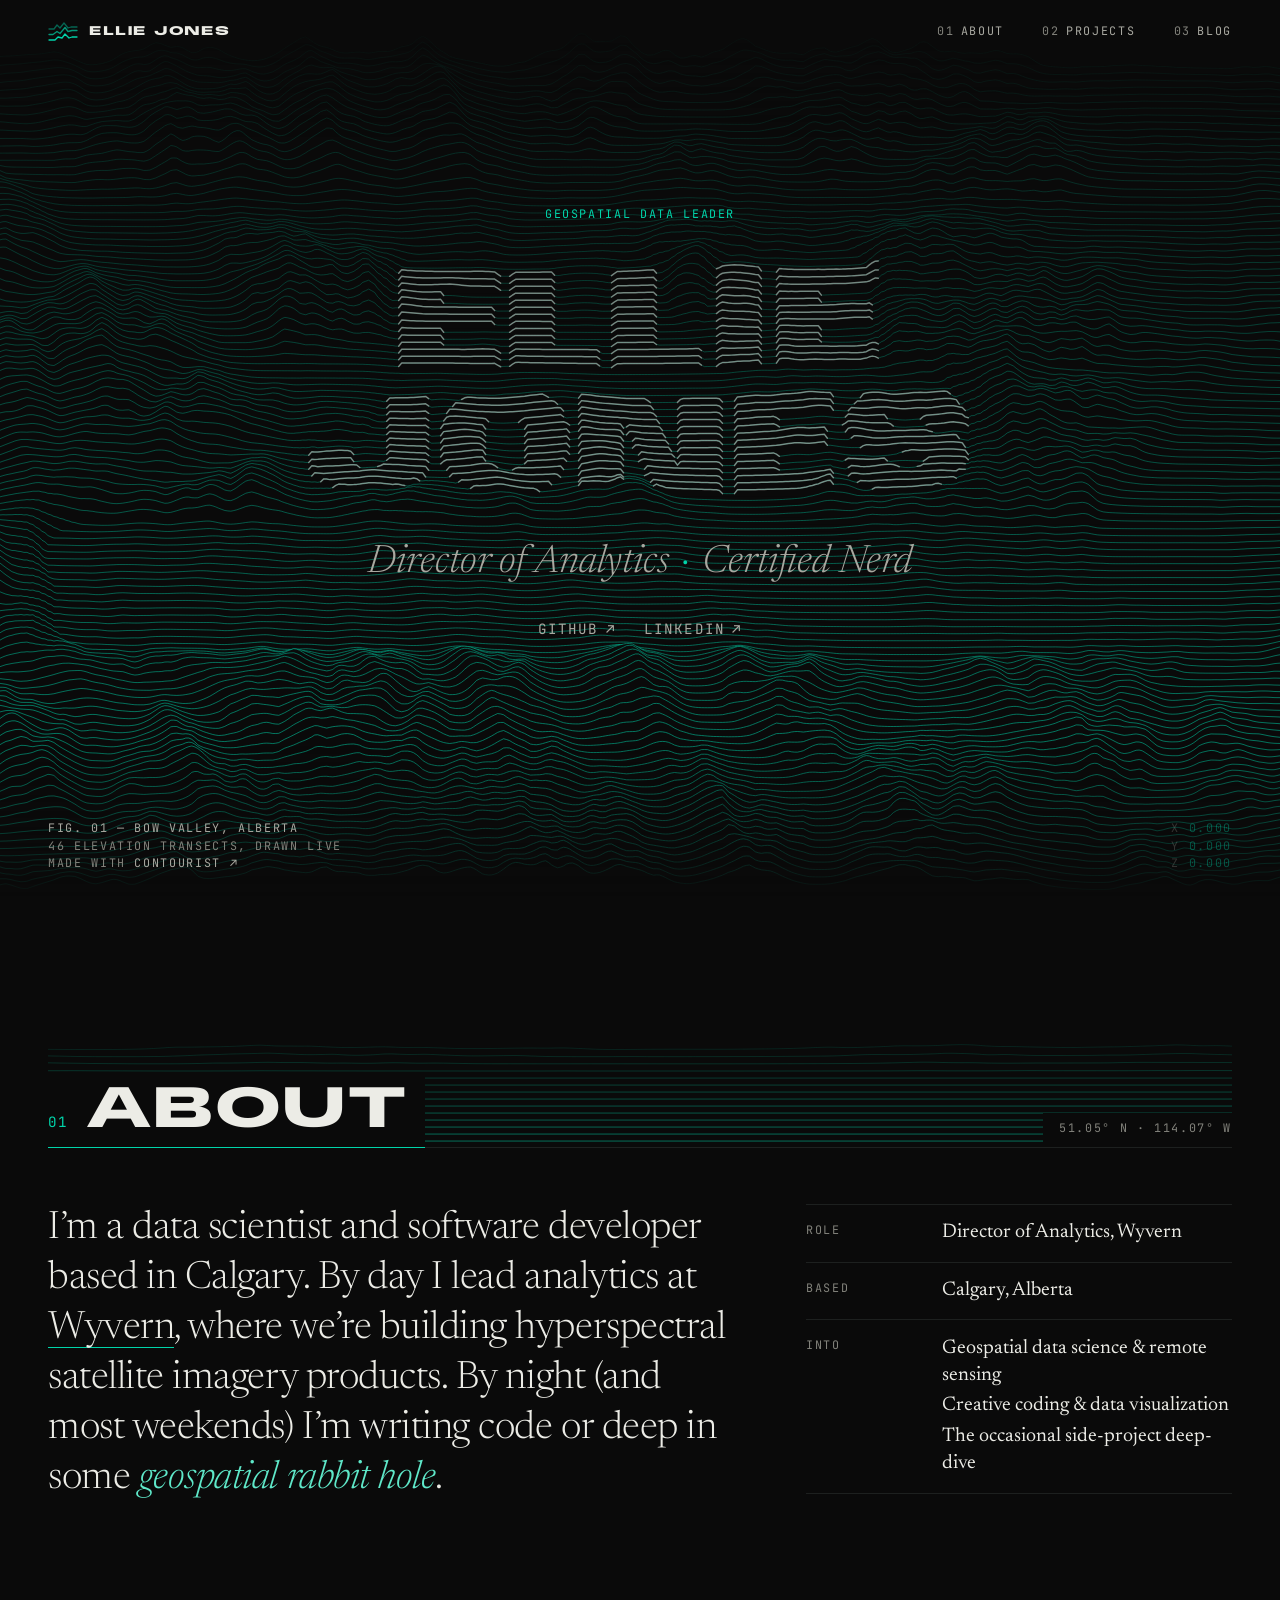
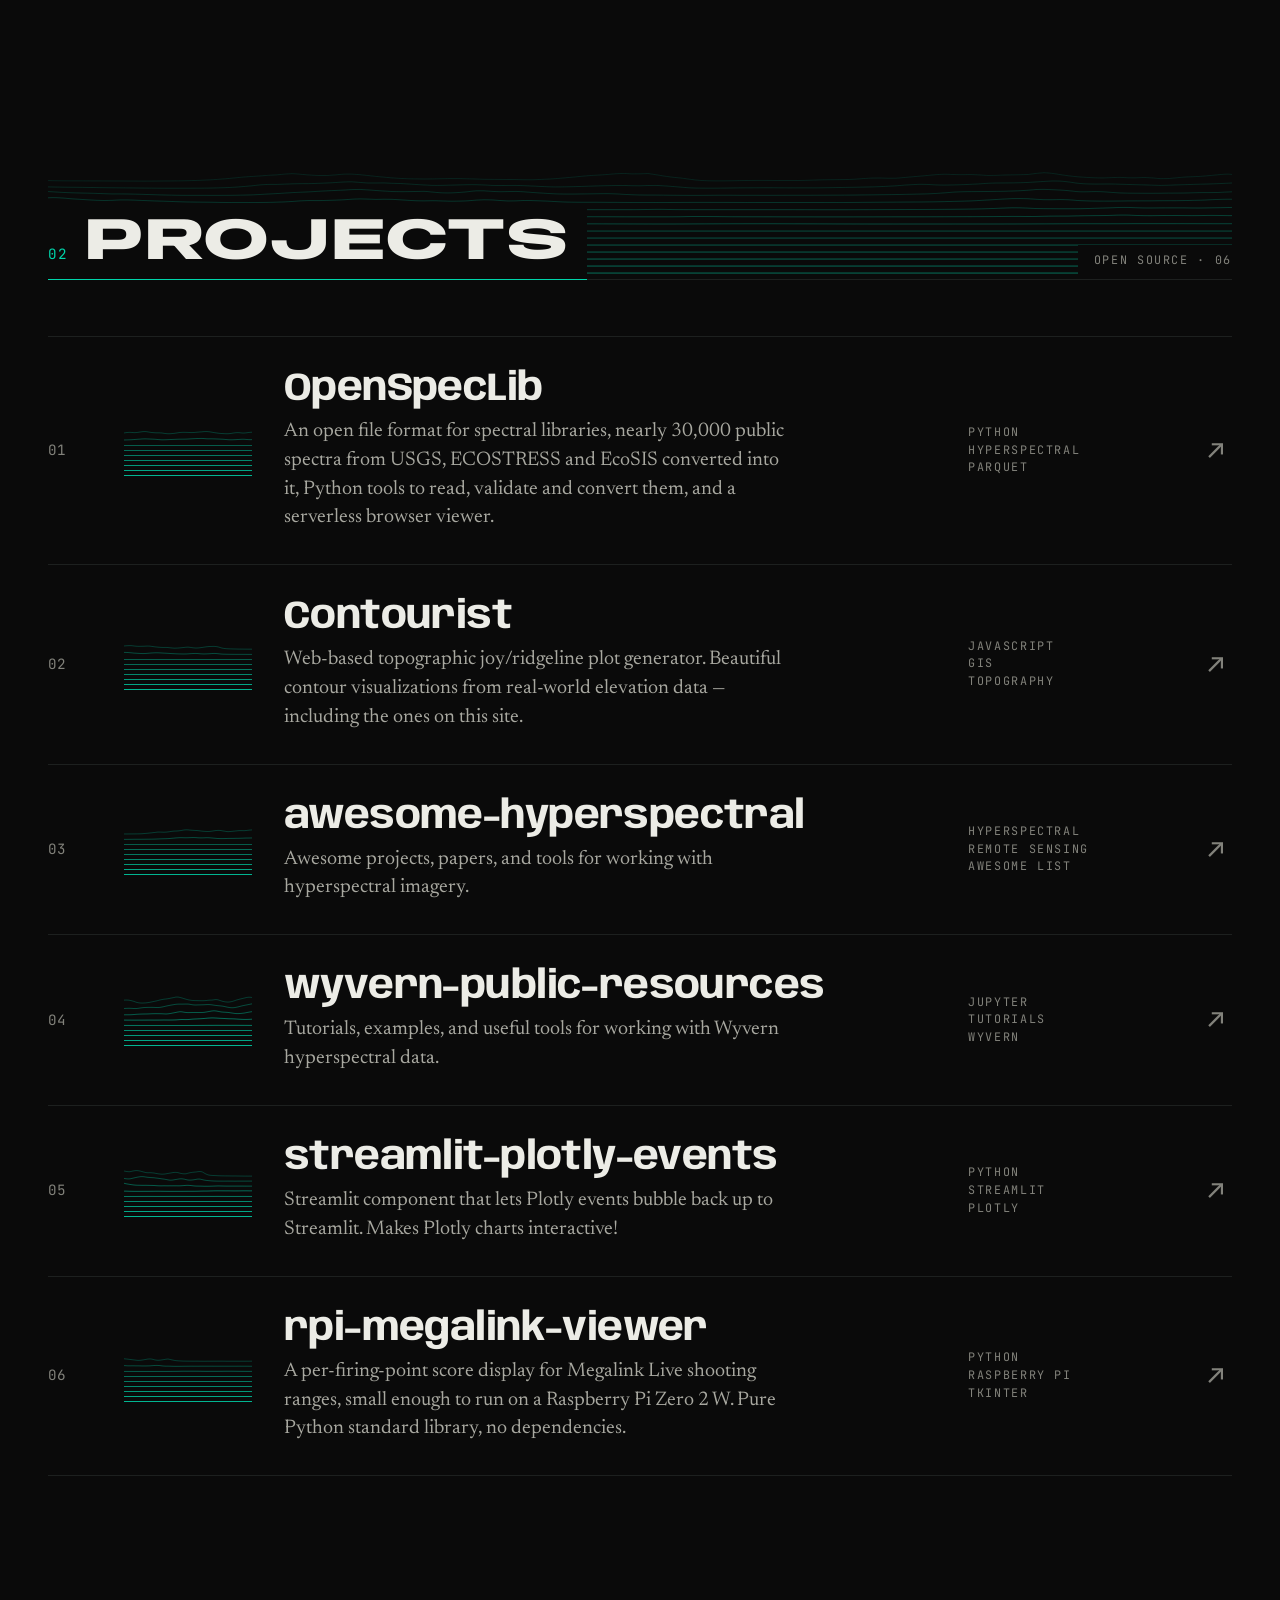
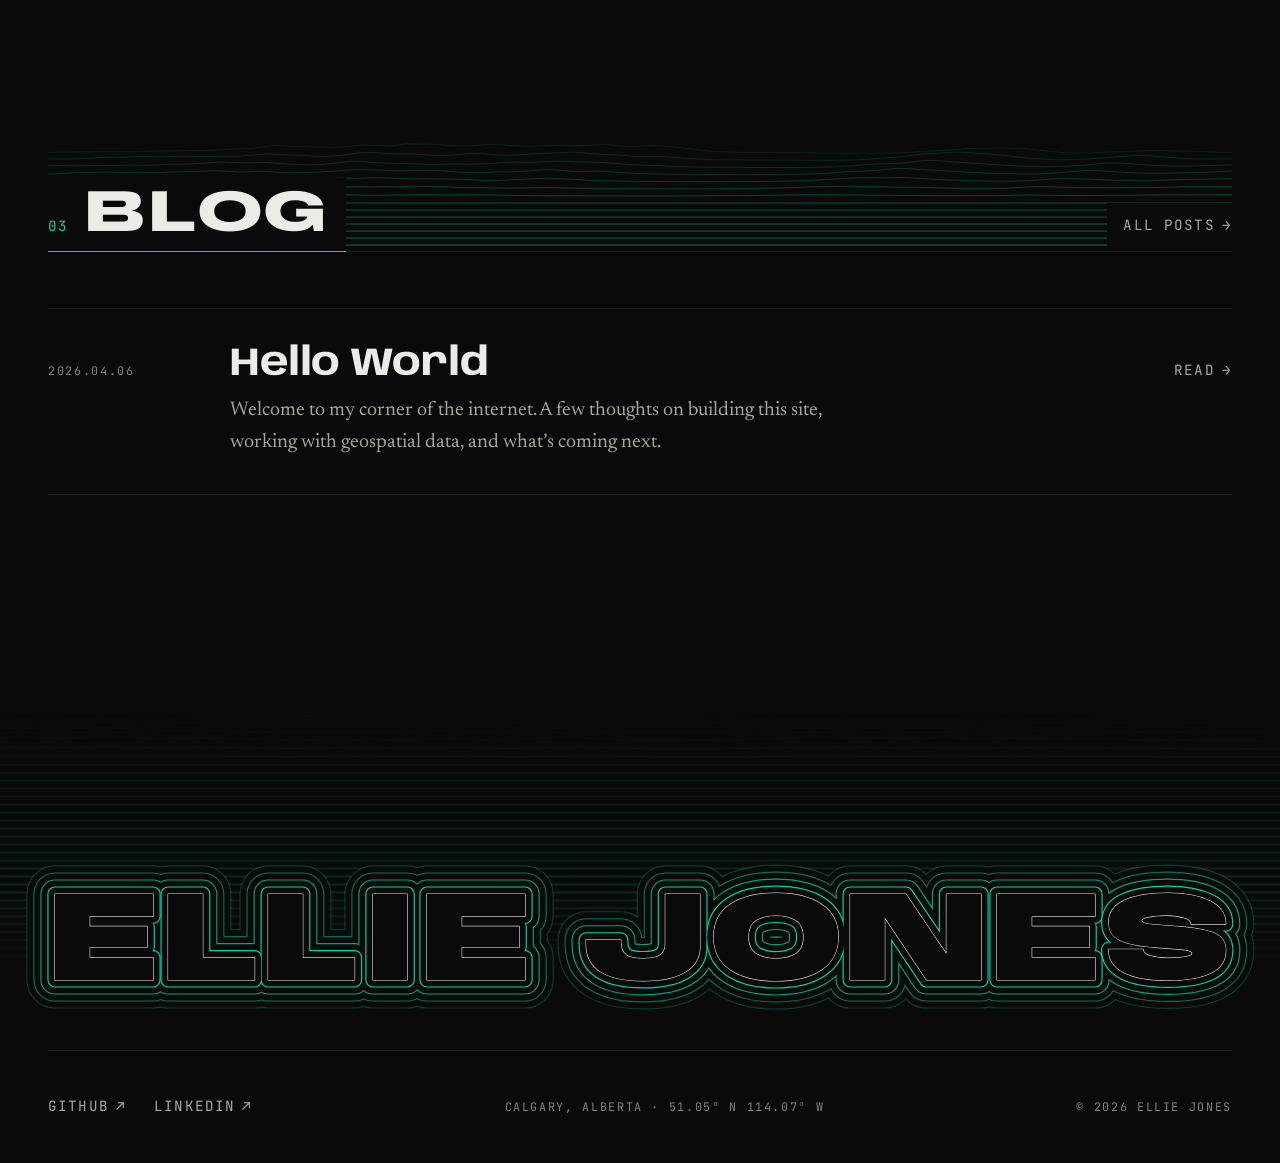
<file: index.html>
<!doctype html>
<html lang="en">
<head>
    <meta charset="utf-8">
    <meta name="viewport" content="width=device-width, initial-scale=1">
    <title>Ellie Jones</title>
    <meta name="description" content="Ellie Jones — Director of Analytics at Wyvern. Geospatial data leader, data scientist and software developer in Calgary, Alberta.">
    <meta name="theme-color" content="#0a0a0a">
    <link rel="icon" href="/assets/favicon.ico">
    <link rel="preconnect" href="https://fonts.googleapis.com">
    <link rel="preconnect" href="https://fonts.gstatic.com" crossorigin>
    <link rel="stylesheet" href="https://fonts.googleapis.com/css2?family=Anybody:wdth,wght@50..150,100..900&family=JetBrains+Mono:wght@300..700&family=Newsreader:ital,opsz,wght@0,6..72,200..800;1,6..72,200..800&display=swap">
    <link rel="stylesheet" href="/assets/css/style.css">
    <script type="module" src="/assets/js/main.js"></script>
</head>
<body>
    <a class="skip-link" href="#main">Skip to content</a>

    <header class="site-nav">
        <a class="brand" href="/" aria-label="Ellie Jones, home">
            <svg class="brand__mark" viewBox="0 0 30 20" aria-hidden="true" fill="none" stroke="currentColor" stroke-width="1.3" stroke-linejoin="round" stroke-linecap="round">
                <path d="M1 7h5l3-4 3 3 4-5 4 5 3-1h6" opacity=".45"/>
                <path d="M1 12.5h4l4-3 3 2 5-6 3 4 4-1h5" opacity=".7"/>
                <path d="M1 18h6l3-3 4 1 3-4 4 4 3-1h5"/>
            </svg>
            <span class="brand__word">Ellie Jones</span>
        </a>
        <button class="nav-toggle" type="button" aria-expanded="false" aria-controls="site-menu"><span class="nav-toggle__label">Menu</span></button>
        <nav aria-label="Primary">
            <ul class="nav-links" id="site-menu">
                <li><a href="/#about"><span class="n">01</span><span class="t">About</span></a></li>
                <li><a href="/#projects"><span class="n">02</span><span class="t">Projects</span></a></li>
                <li><a href="/blog/"><span class="n">03</span><span class="t">Blog</span></a></li>
            </ul>
        </nav>
    </header>

    <main id="main">
        <!-- Hero: the name is raised out of real Bow Valley elevation transects -->
        <section class="hero" aria-labelledby="hero-name">
            <canvas class="hero-terrain" data-ridge="hero" aria-hidden="true"></canvas>

            <div class="hero-content">
                <p class="label label--accent hero-kicker" data-clear>Geospatial Data Leader</p>
                <h1 class="hero-name" id="hero-name"><span class="w">Ellie</span> <span class="w">Jones</span></h1>
                <p class="hero-tagline" data-clear>Director of Analytics<span class="sep" aria-hidden="true">·</span><span class="visually-hidden">, </span>Certified Nerd</p>
                <ul class="hero-links" data-clear>
                    <li><a class="arrow-link" data-ext href="https://github.com/null-jones/">GitHub</a></li>
                    <li><a class="arrow-link" data-ext href="https://www.linkedin.com/in/elliejonesyyc/">LinkedIn</a></li>
                </ul>
            </div>

            <div class="hero-legend">
                <span class="label">Fig. 01 — Bow Valley, Alberta</span>
                <span class="label">46 elevation transects, drawn live</span>
                <span class="label">Made with <a href="https://github.com/null-jones/contourist">Contourist ↗</a></span>
            </div>

            <div class="hero-hud" data-hud aria-hidden="true">
                <span class="label">x <b data-u>0.000</b></span>
                <span class="label">y <b data-v>0.000</b></span>
                <span class="label">z <b data-z>0.000</b></span>
            </div>
        </section>

        <!-- 01 About -->
        <section class="section wrap" id="about" aria-labelledby="about-title">
            <header class="section-head" data-reveal data-ridge-host>
                <canvas class="section-head__band" data-ridge="band" data-seed="about" aria-hidden="true"></canvas>
                <div class="section-head__label">
                    <span class="section-index">01</span>
                    <h2 class="section-title" id="about-title">About</h2>
                </div>
                <p class="section-meta label">51.05° N · 114.07° W</p>
            </header>

            <div class="about" data-reveal>
                <p class="lede fade-up">I’m a data scientist and software developer based in Calgary. By day I lead analytics at <a class="link" href="https://wyvern.space">Wyvern</a>, where we’re building hyperspectral satellite imagery products. By night (and most weekends) I’m writing code or deep in some <em>geospatial rabbit hole</em>.</p>

                <dl class="legend fade-up">
                    <div>
                        <dt class="label">Role</dt>
                        <dd>Director of Analytics, Wyvern</dd>
                    </div>
                    <div>
                        <dt class="label">Based</dt>
                        <dd>Calgary, Alberta</dd>
                    </div>
                    <div>
                        <dt class="label">Into</dt>
                        <dd>
                            <ul>
                                <li>Geospatial data science &amp; remote sensing</li>
                                <li>Creative coding &amp; data visualization</li>
                                <li>The occasional side-project deep-dive</li>
                            </ul>
                        </dd>
                    </div>
                </dl>
            </div>
        </section>

        <!-- 02 Projects -->
        <section class="section wrap" id="projects" aria-labelledby="projects-title">
            <header class="section-head" data-reveal data-ridge-host>
                <canvas class="section-head__band" data-ridge="band" data-seed="projects" aria-hidden="true"></canvas>
                <div class="section-head__label">
                    <span class="section-index">02</span>
                    <h2 class="section-title" id="projects-title">Projects</h2>
                </div>
                <p class="section-meta label">Open source · 06</p>
            </header>

            <ol class="projects">
                <li class="project">
                    <a class="project__link" href="https://github.com/null-jones/openspeclib" data-ridge-host>
                        <span class="project__index">01</span>
                        <canvas class="project__glyph" data-ridge="glyph" data-seed="openspeclib" aria-hidden="true"></canvas>
                        <span class="project__body">
                            <span class="project__name">OpenSpecLib</span>
                            <span class="project__desc">An open file format for spectral libraries, nearly 30,000 public spectra from USGS, ECOSTRESS and EcoSIS converted into it, Python tools to read, validate and convert them, and a serverless browser viewer.</span>
                        </span>
                        <span class="project__tags label"><span>Python</span><span>Hyperspectral</span><span>Parquet</span></span>
                        <span class="project__arrow" aria-hidden="true">↗</span>
                    </a>
                </li>
                <li class="project">
                    <a class="project__link" href="https://github.com/null-jones/contourist" data-ridge-host>
                        <span class="project__index">02</span>
                        <canvas class="project__glyph" data-ridge="glyph" data-seed="contourist" aria-hidden="true"></canvas>
                        <span class="project__body">
                            <span class="project__name">Contourist</span>
                            <span class="project__desc">Web-based topographic joy/ridgeline plot generator. Beautiful contour visualizations from real-world elevation data — including the ones on this site.</span>
                        </span>
                        <span class="project__tags label"><span>JavaScript</span><span>GIS</span><span>Topography</span></span>
                        <span class="project__arrow" aria-hidden="true">↗</span>
                    </a>
                </li>
                <li class="project">
                    <a class="project__link" href="https://github.com/Nrevyw/awesome-hyperspectral" data-ridge-host>
                        <span class="project__index">03</span>
                        <canvas class="project__glyph" data-ridge="glyph" data-seed="awesome-hyperspectral" aria-hidden="true"></canvas>
                        <span class="project__body">
                            <span class="project__name">awesome-hyperspectral</span>
                            <span class="project__desc">Awesome projects, papers, and tools for working with hyperspectral imagery.</span>
                        </span>
                        <span class="project__tags label"><span>Hyperspectral</span><span>Remote sensing</span><span>Awesome list</span></span>
                        <span class="project__arrow" aria-hidden="true">↗</span>
                    </a>
                </li>
                <li class="project">
                    <a class="project__link" href="https://github.com/Nrevyw/wyvern-public-resources" data-ridge-host>
                        <span class="project__index">04</span>
                        <canvas class="project__glyph" data-ridge="glyph" data-seed="wyvern-public-resources" aria-hidden="true"></canvas>
                        <span class="project__body">
                            <span class="project__name">wyvern-public-resources</span>
                            <span class="project__desc">Tutorials, examples, and useful tools for working with Wyvern hyperspectral data.</span>
                        </span>
                        <span class="project__tags label"><span>Jupyter</span><span>Tutorials</span><span>Wyvern</span></span>
                        <span class="project__arrow" aria-hidden="true">↗</span>
                    </a>
                </li>
                <li class="project">
                    <a class="project__link" href="https://github.com/null-jones/streamlit-plotly-events" data-ridge-host>
                        <span class="project__index">05</span>
                        <canvas class="project__glyph" data-ridge="glyph" data-seed="streamlit-plotly-events" aria-hidden="true"></canvas>
                        <span class="project__body">
                            <span class="project__name">streamlit-plotly-events</span>
                            <span class="project__desc">Streamlit component that lets Plotly events bubble back up to Streamlit. Makes Plotly charts interactive!</span>
                        </span>
                        <span class="project__tags label"><span>Python</span><span>Streamlit</span><span>Plotly</span></span>
                        <span class="project__arrow" aria-hidden="true">↗</span>
                    </a>
                </li>
                <li class="project">
                    <a class="project__link" href="https://github.com/null-jones/rpi-megalink-viewer" data-ridge-host>
                        <span class="project__index">06</span>
                        <canvas class="project__glyph" data-ridge="glyph" data-seed="rpi-megalink-viewer" aria-hidden="true"></canvas>
                        <span class="project__body">
                            <span class="project__name">rpi-megalink-viewer</span>
                            <span class="project__desc">A per-firing-point score display for Megalink Live shooting ranges, small enough to run on a Raspberry Pi Zero 2 W. Pure Python standard library, no dependencies.</span>
                        </span>
                        <span class="project__tags label"><span>Python</span><span>Raspberry Pi</span><span>Tkinter</span></span>
                        <span class="project__arrow" aria-hidden="true">↗</span>
                    </a>
                </li>
            </ol>
        </section>

        <!-- 03 Blog -->
        <section class="section wrap" id="blog" aria-labelledby="blog-title">
            <header class="section-head" data-reveal data-ridge-host>
                <canvas class="section-head__band" data-ridge="band" data-seed="blog" aria-hidden="true"></canvas>
                <div class="section-head__label">
                    <span class="section-index">03</span>
                    <h2 class="section-title" id="blog-title">Blog</h2>
                </div>
                <p class="section-meta"><a class="arrow-link" href="/blog/">All posts</a></p>
            </header>

            <ul class="posts">
                <li class="post-item">
                    <a class="post-item__link" href="/blog/posts/hello-world.html">
                        <time class="post-item__date label" datetime="2026-04-06">2026.04.06</time>
                        <span>
                            <span class="post-item__title">Hello World</span>
                            <span class="post-item__excerpt">Welcome to my corner of the internet. A few thoughts on building this site, working with geospatial data, and what’s coming next.</span>
                        </span>
                        <span class="post-item__more arrow-link">Read</span>
                    </a>
                </li>
            </ul>
        </section>
    </main>

    <footer class="site-footer" data-ridge-host>
        <canvas class="site-footer__terrain" data-ridge="footer" aria-hidden="true"></canvas>
        <div class="wrap">
            <p class="footer-sign" data-isolines="Ellie Jones" data-rings="4"><span class="iso-text">Ellie Jones</span></p>
            <div class="footer-row">
                <ul class="footer-links">
                    <li><a class="arrow-link" data-ext href="https://github.com/null-jones/">GitHub</a></li>
                    <li><a class="arrow-link" data-ext href="https://www.linkedin.com/in/elliejonesyyc/">LinkedIn</a></li>
                </ul>
                <p class="label">Calgary, Alberta · 51.05° N 114.07° W</p>
                <p class="label">© 2026 Ellie Jones</p>
            </div>
        </div>
    </footer>
</body>
</html>
</file>
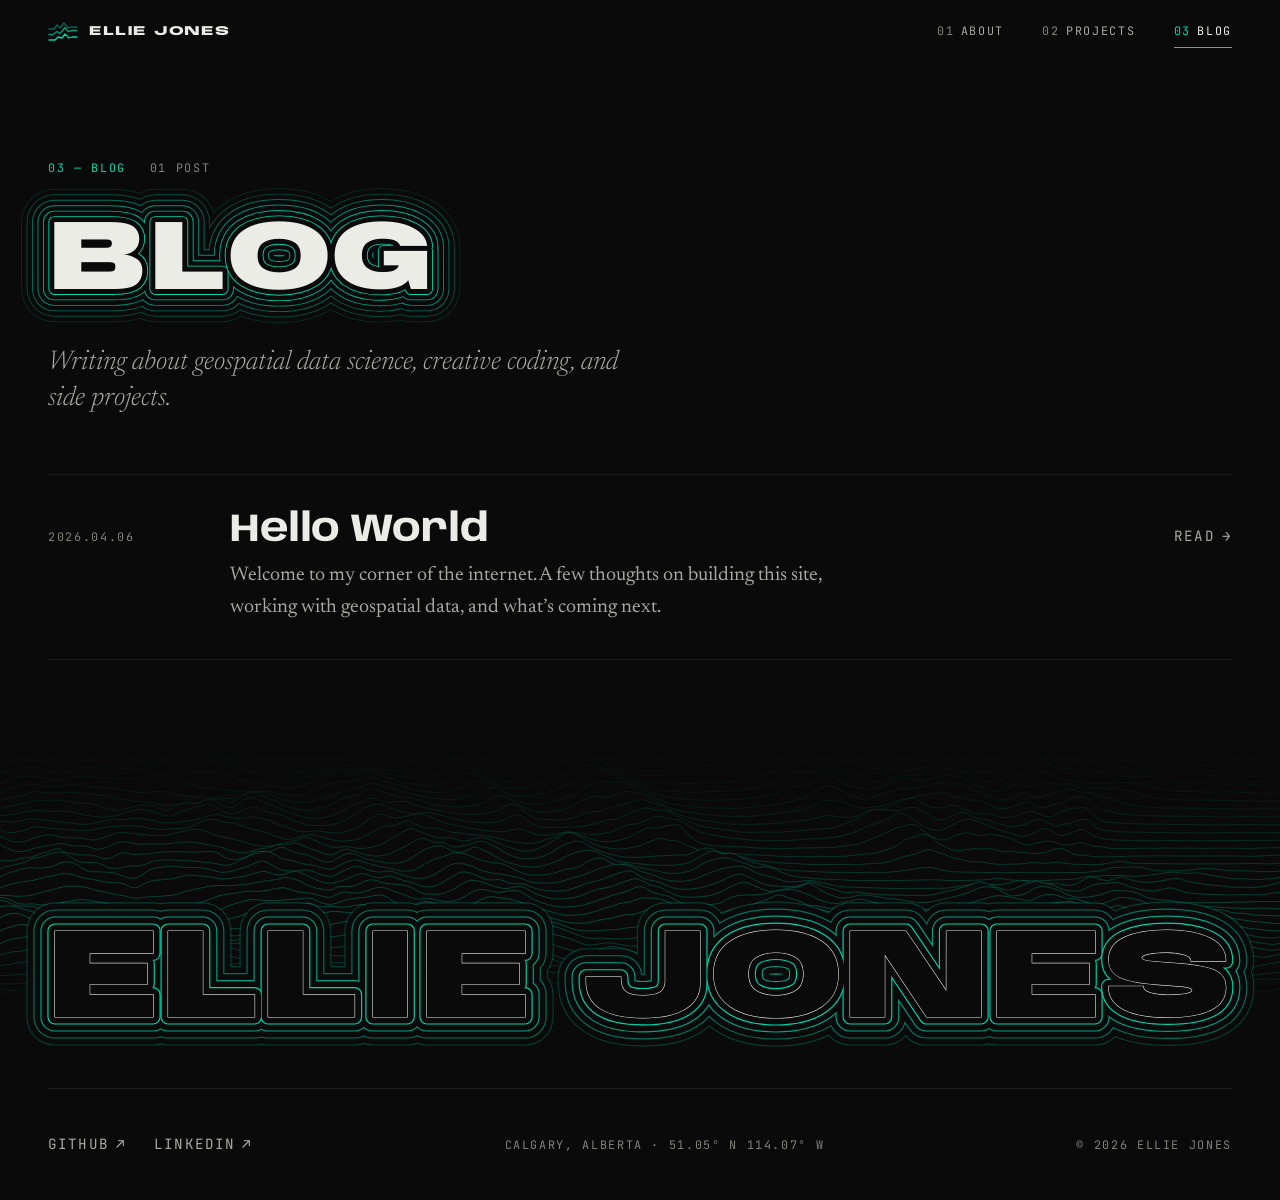
<file: blog/index.html>
<!doctype html>
<html lang="en">
<head>
    <meta charset="utf-8">
    <meta name="viewport" content="width=device-width, initial-scale=1">
    <title>Blog — Ellie Jones</title>
    <meta name="description" content="Writing by Ellie Jones about geospatial data science, creative coding, and side projects.">
    <meta name="theme-color" content="#0a0a0a">
    <link rel="icon" href="/assets/favicon.ico">
    <link rel="preconnect" href="https://fonts.googleapis.com">
    <link rel="preconnect" href="https://fonts.gstatic.com" crossorigin>
    <link rel="stylesheet" href="https://fonts.googleapis.com/css2?family=Anybody:wdth,wght@50..150,100..900&family=JetBrains+Mono:wght@300..700&family=Newsreader:ital,opsz,wght@0,6..72,200..800;1,6..72,200..800&display=swap">
    <link rel="stylesheet" href="/assets/css/style.css">
    <script type="module" src="/assets/js/main.js"></script>
</head>
<body>
    <a class="skip-link" href="#main">Skip to content</a>

    <header class="site-nav">
        <a class="brand" href="/" aria-label="Ellie Jones, home">
            <svg class="brand__mark" viewBox="0 0 30 20" aria-hidden="true" fill="none" stroke="currentColor" stroke-width="1.3" stroke-linejoin="round" stroke-linecap="round">
                <path d="M1 7h5l3-4 3 3 4-5 4 5 3-1h6" opacity=".45"/>
                <path d="M1 12.5h4l4-3 3 2 5-6 3 4 4-1h5" opacity=".7"/>
                <path d="M1 18h6l3-3 4 1 3-4 4 4 3-1h5"/>
            </svg>
            <span class="brand__word">Ellie Jones</span>
        </a>
        <button class="nav-toggle" type="button" aria-expanded="false" aria-controls="site-menu"><span class="nav-toggle__label">Menu</span></button>
        <nav aria-label="Primary">
            <ul class="nav-links" id="site-menu">
                <li><a href="/#about"><span class="n">01</span><span class="t">About</span></a></li>
                <li><a href="/#projects"><span class="n">02</span><span class="t">Projects</span></a></li>
                <li><a href="/blog/" aria-current="page"><span class="n">03</span><span class="t">Blog</span></a></li>
            </ul>
        </nav>
    </header>

    <main id="main">
        <header class="page-head wrap">
            <div class="page-head__meta">
                <span class="label label--accent">03 — Blog</span>
                <span class="label">01 post</span>
            </div>
            <h1 class="page-title" data-isolines="Blog"><span class="iso-text">Blog</span></h1>
            <p class="page-intro">Writing about geospatial data science, creative coding, and side projects.</p>
        </header>

        <section class="wrap" aria-label="Posts">
            <ul class="posts">
                <li class="post-item">
                    <a class="post-item__link" href="/blog/posts/hello-world.html">
                        <time class="post-item__date label" datetime="2026-04-06">2026.04.06</time>
                        <span>
                            <span class="post-item__title">Hello World</span>
                            <span class="post-item__excerpt">Welcome to my corner of the internet. A few thoughts on building this site, working with geospatial data, and what’s coming next.</span>
                        </span>
                        <span class="post-item__more arrow-link">Read</span>
                    </a>
                </li>
            </ul>
        </section>
    </main>

    <footer class="site-footer" data-ridge-host>
        <canvas class="site-footer__terrain" data-ridge="footer" aria-hidden="true"></canvas>
        <div class="wrap">
            <p class="footer-sign" data-isolines="Ellie Jones" data-rings="4"><span class="iso-text">Ellie Jones</span></p>
            <div class="footer-row">
                <ul class="footer-links">
                    <li><a class="arrow-link" data-ext href="https://github.com/null-jones/">GitHub</a></li>
                    <li><a class="arrow-link" data-ext href="https://www.linkedin.com/in/elliejonesyyc/">LinkedIn</a></li>
                </ul>
                <p class="label">Calgary, Alberta · 51.05° N 114.07° W</p>
                <p class="label">© 2026 Ellie Jones</p>
            </div>
        </div>
    </footer>
</body>
</html>
</file>
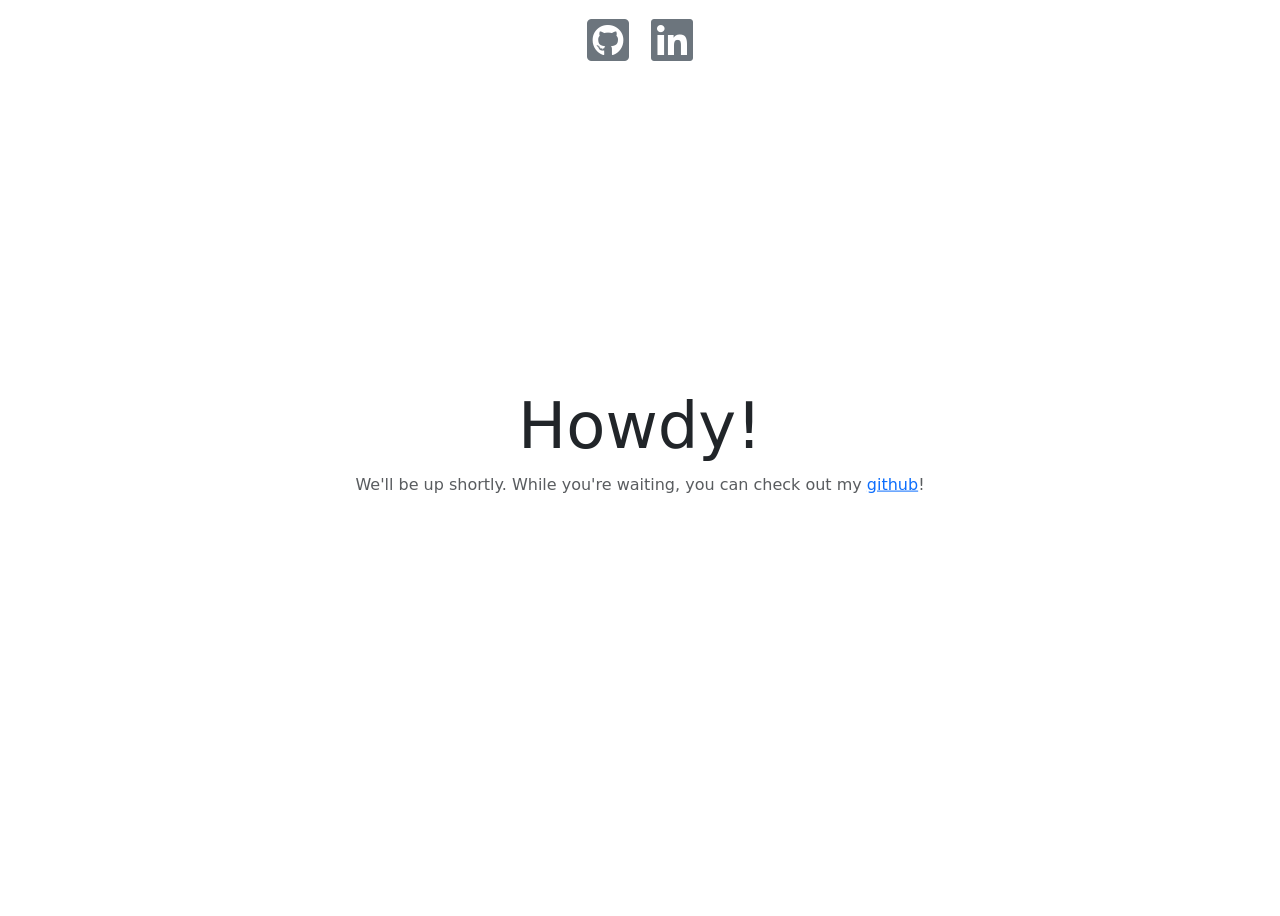
<file: src/index.html>
<!doctype html>
<html lang="en">
    <head>
        <meta charset="utf-8">
        <meta name="viewport" content="width=device-width, initial-scale=1">

        <link href="https://cdn.jsdelivr.net/npm/bootstrap@5.0.1/dist/css/bootstrap.min.css" rel="stylesheet" integrity="sha384-+0n0xVW2eSR5OomGNYDnhzAbDsOXxcvSN1TPprVMTNDbiYZCxYbOOl7+AMvyTG2x" crossorigin="anonymous">
        <link rel="stylesheet" href="https://use.fontawesome.com/releases/v5.15.3/css/all.css" integrity="sha384-SZXxX4whJ79/gErwcOYf+zWLeJdY/qpuqC4cAa9rOGUstPomtqpuNWT9wdPEn2fk" crossorigin="anonymous">

        <title>Ellie Jones</title>
    </head>
    <body>
        <div class="container-fluid vh-100">
            <div class="row mt-3">
                <div class="col text-center">
                    <a href="https://github.com/null-jones/" class="link-secondary px-2"><i class="fab fa-github-square fa-3x"></i></a>
                    <a href="https://www.linkedin.com/in/elliejonesyyc/" class="link-secondary px-2"><i class="fab fa-linkedin fa-3x"></i></a>
                </div>
            </div>
            <div class="text-center position-absolute top-50 start-50 translate-middle">
                <h2 class="display-3">Howdy!</h2>
                <p class="text-muted">We'll be up shortly.  While you're waiting, you can check out my <a href="https://github.com/null-jones/">github</a>!</p>
            </div>
        </div>

        <script src="https://cdn.jsdelivr.net/npm/bootstrap@5.0.1/dist/js/bootstrap.bundle.min.js" integrity="sha384-gtEjrD/SeCtmISkJkNUaaKMoLD0//ElJ19smozuHV6z3Iehds+3Ulb9Bn9Plx0x4" crossorigin="anonymous"></script>
    </body>
</html>
</file>
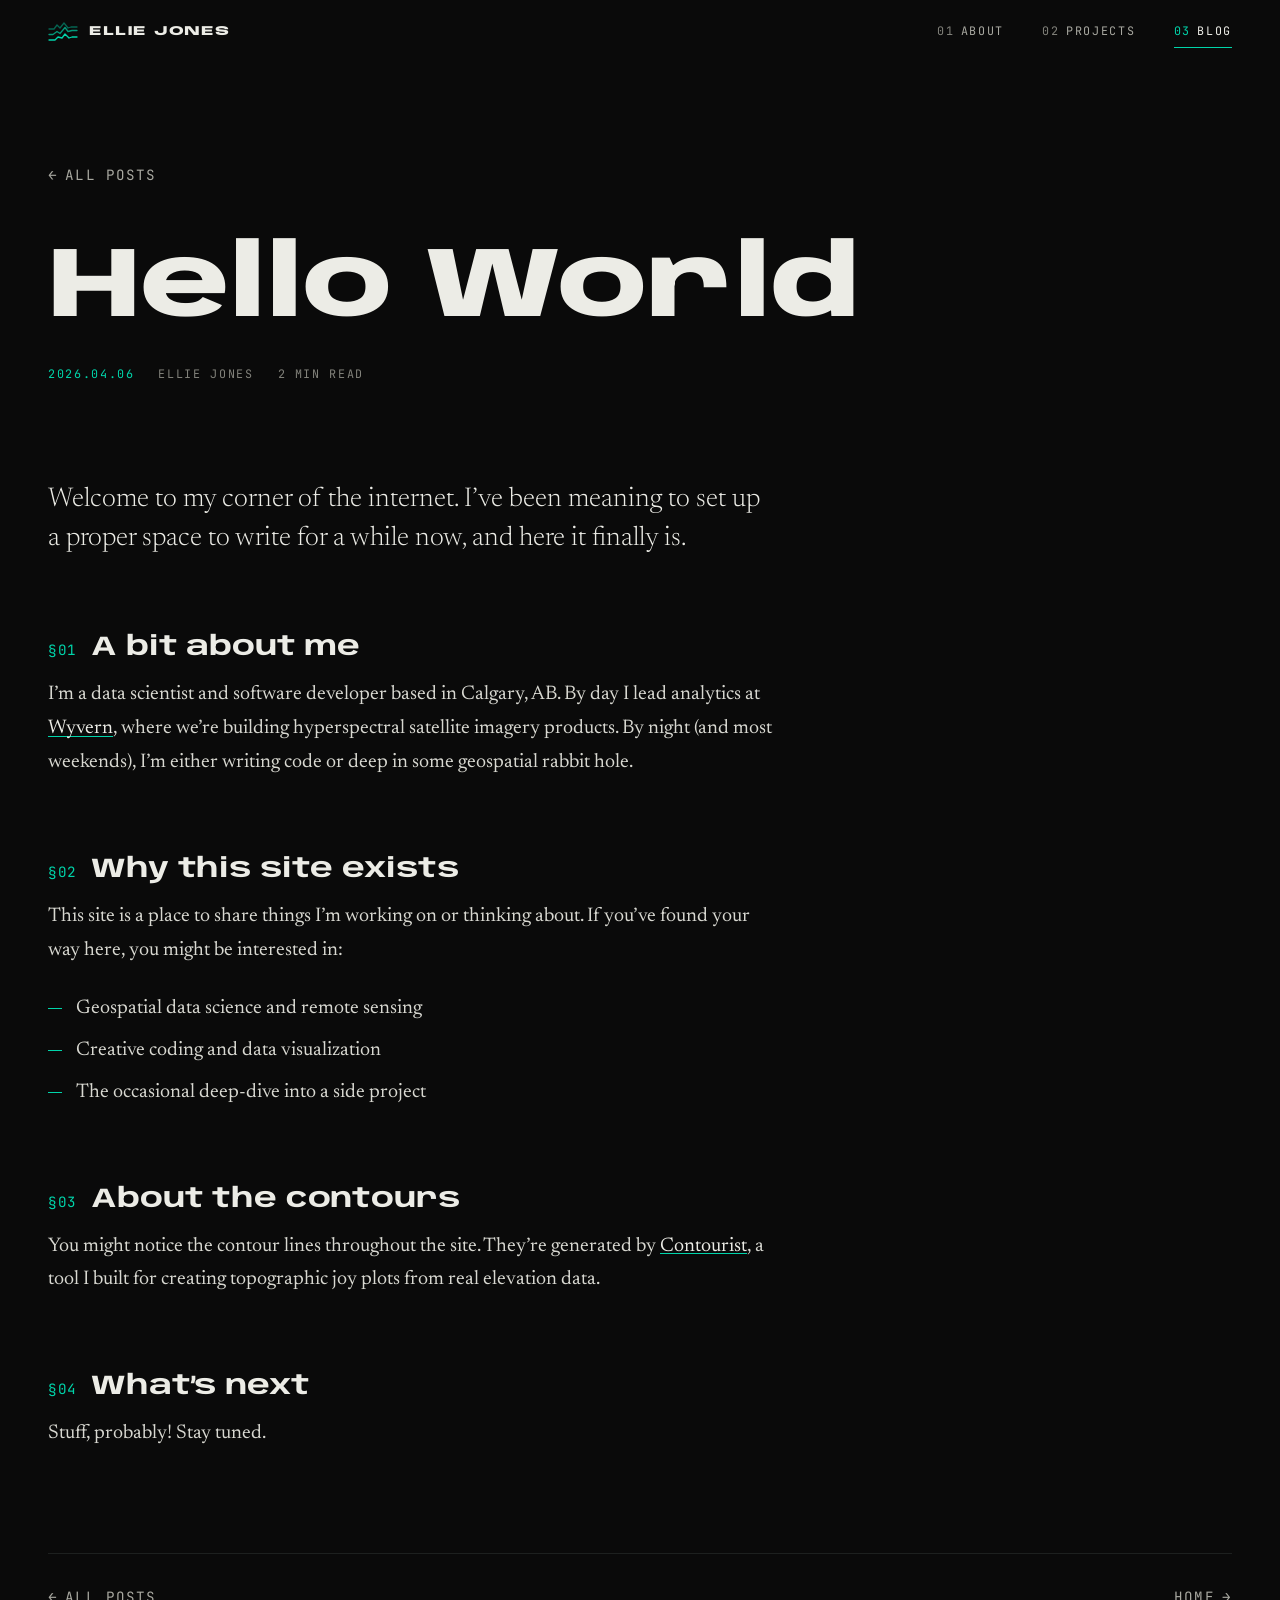
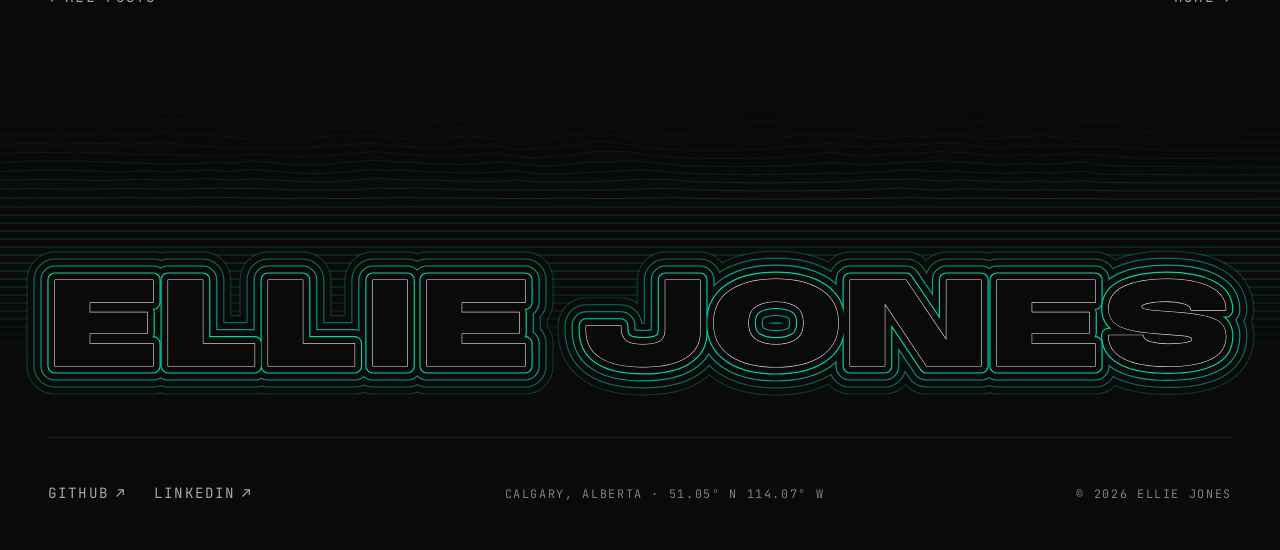
<file: blog/posts/hello-world.html>
<!doctype html>
<html lang="en">
<head>
    <meta charset="utf-8">
    <meta name="viewport" content="width=device-width, initial-scale=1">
    <title>Hello World — Ellie Jones</title>
    <meta name="description" content="Welcome to my corner of the internet. A few thoughts on building this site, working with geospatial data, and what’s coming next.">
    <meta name="theme-color" content="#0a0a0a">
    <link rel="icon" href="/assets/favicon.ico">
    <link rel="preconnect" href="https://fonts.googleapis.com">
    <link rel="preconnect" href="https://fonts.gstatic.com" crossorigin>
    <link rel="stylesheet" href="https://fonts.googleapis.com/css2?family=Anybody:wdth,wght@50..150,100..900&family=JetBrains+Mono:wght@300..700&family=Newsreader:ital,opsz,wght@0,6..72,200..800;1,6..72,200..800&display=swap">
    <link rel="stylesheet" href="/assets/css/style.css">
    <script type="module" src="/assets/js/main.js"></script>
</head>
<body>
    <a class="skip-link" href="#main">Skip to content</a>

    <header class="site-nav">
        <a class="brand" href="/" aria-label="Ellie Jones, home">
            <svg class="brand__mark" viewBox="0 0 30 20" aria-hidden="true" fill="none" stroke="currentColor" stroke-width="1.3" stroke-linejoin="round" stroke-linecap="round">
                <path d="M1 7h5l3-4 3 3 4-5 4 5 3-1h6" opacity=".45"/>
                <path d="M1 12.5h4l4-3 3 2 5-6 3 4 4-1h5" opacity=".7"/>
                <path d="M1 18h6l3-3 4 1 3-4 4 4 3-1h5"/>
            </svg>
            <span class="brand__word">Ellie Jones</span>
        </a>
        <button class="nav-toggle" type="button" aria-expanded="false" aria-controls="site-menu"><span class="nav-toggle__label">Menu</span></button>
        <nav aria-label="Primary">
            <ul class="nav-links" id="site-menu">
                <li><a href="/#about"><span class="n">01</span><span class="t">About</span></a></li>
                <li><a href="/#projects"><span class="n">02</span><span class="t">Projects</span></a></li>
                <li><a href="/blog/" aria-current="page"><span class="n">03</span><span class="t">Blog</span></a></li>
            </ul>
        </nav>
    </header>

    <main id="main">
        <article>
            <header class="post-head wrap">
                <a class="arrow-link arrow-link--back post-head__back" href="/blog/">All posts</a>
                <h1 class="post-title">Hello World</h1>
                <div class="post-meta">
                    <time class="label label--accent" datetime="2026-04-06">2026.04.06</time>
                    <span class="label">Ellie Jones</span>
                    <span class="label">2 min read</span>
                </div>
            </header>

            <div class="wrap">
                <div class="prose">
                    <p>Welcome to my corner of the internet. I’ve been meaning to set up a proper space to write for a while now, and here it finally is.</p>

                    <h2>A bit about me</h2>
                    <p>I’m a data scientist and software developer based in Calgary, AB. By day I lead analytics at <a href="https://wyvern.space">Wyvern</a>, where we’re building hyperspectral satellite imagery products. By night (and most weekends), I’m either writing code or deep in some geospatial rabbit hole.</p>

                    <h2>Why this site exists</h2>
                    <p>This site is a place to share things I’m working on or thinking about. If you’ve found your way here, you might be interested in:</p>
                    <ul>
                        <li>Geospatial data science and remote sensing</li>
                        <li>Creative coding and data visualization</li>
                        <li>The occasional deep-dive into a side project</li>
                    </ul>

                    <h2>About the contours</h2>
                    <p>You might notice the contour lines throughout the site. They’re generated by <a href="https://github.com/null-jones/contourist">Contourist</a>, a tool I built for creating topographic joy plots from real elevation data.</p>

                    <h2>What’s next</h2>
                    <p>Stuff, probably! Stay tuned.</p>
                </div>

                <footer class="post-foot">
                    <a class="arrow-link arrow-link--back" href="/blog/">All posts</a>
                    <a class="arrow-link" href="/">Home</a>
                </footer>
            </div>
        </article>
    </main>

    <footer class="site-footer" data-ridge-host>
        <canvas class="site-footer__terrain" data-ridge="footer" aria-hidden="true"></canvas>
        <div class="wrap">
            <p class="footer-sign" data-isolines="Ellie Jones" data-rings="4"><span class="iso-text">Ellie Jones</span></p>
            <div class="footer-row">
                <ul class="footer-links">
                    <li><a class="arrow-link" data-ext href="https://github.com/null-jones/">GitHub</a></li>
                    <li><a class="arrow-link" data-ext href="https://www.linkedin.com/in/elliejonesyyc/">LinkedIn</a></li>
                </ul>
                <p class="label">Calgary, Alberta · 51.05° N 114.07° W</p>
                <p class="label">© 2026 Ellie Jones</p>
            </div>
        </div>
    </footer>
</body>
</html>
</file>
<file: assets/css/style.css>
/* ==========================================================================
   elliej.dev
   --------------------------------------------------------------------------
   Type system
     Display  Anybody      — variable width (50–150%) + weight. Headlines,
                             names, numerals. Width is part of the motion.
     Text     Newsreader   — optical-size serif for reading and asides.
     Label    JetBrains    — map-legend voice: metadata, nav, coordinates.
   Motif
     Ridgelines (side view) + isolines (top view) of the same terrain.
   ========================================================================== */

/* ---------- Tokens ---------- */
:root {
    color-scheme: dark;

    --bg: #0a0a0a;
    --bg-raise: #111312;
    --line: #1d201f;
    --line-strong: #2a2f2d;
    --ink: #ecece6;
    --ink-2: #a8a8a0;
    --ink-3: #82827b;
    --accent: #00d4aa;
    --accent-hi: #5fe8c9;
    --accent-dim: rgba(0, 212, 170, 0.14);

    --font-display: 'Anybody', 'Arial Black', system-ui, sans-serif;
    --font-text: 'Newsreader', 'Iowan Old Style', Georgia, serif;
    --font-mono: 'JetBrains Mono', ui-monospace, 'SF Mono', Menlo, monospace;

    /* Fluid scale, ~1.333 at small → ~1.5 at large */
    --step--2: clamp(0.69rem, 0.67rem + 0.08vw, 0.75rem);
    --step--1: clamp(0.8rem, 0.77rem + 0.15vw, 0.9rem);
    --step-0: clamp(1.06rem, 1rem + 0.3vw, 1.25rem);
    --step-1: clamp(1.3rem, 1.17rem + 0.65vw, 1.75rem);
    --step-2: clamp(1.65rem, 1.4rem + 1.3vw, 2.6rem);
    --step-3: clamp(2.1rem, 1.6rem + 2.6vw, 4rem);
    --step-4: clamp(2.8rem, 1.8rem + 5.5vw, 7rem);

    --gutter: clamp(1rem, 4vw, 3rem);
    --max: 1280px;
    --measure: 66ch;
    --nav-h: 64px;

    --ease-out: cubic-bezier(0.16, 1, 0.3, 1);
}

/* ---------- Reset & base ---------- */
*, *::before, *::after { box-sizing: border-box; }
* { margin: 0; padding: 0; }

html {
    -webkit-text-size-adjust: 100%;
    text-size-adjust: 100%;
    scroll-padding-top: calc(var(--nav-h) + 1rem);
}

@media (prefers-reduced-motion: no-preference) {
    html { scroll-behavior: smooth; }
}

body {
    background: var(--bg);
    color: var(--ink);
    font-family: var(--font-text);
    font-size: var(--step-0);
    font-optical-sizing: auto;
    line-height: 1.6;
    -webkit-font-smoothing: antialiased;
    -moz-osx-font-smoothing: grayscale;
    text-rendering: optimizeLegibility;
    overflow-x: hidden;
}

body.menu-open { overflow: hidden; }

img, svg, canvas { display: block; max-width: 100%; }

a {
    color: inherit;
    text-decoration: none;
}

::selection { background: var(--accent); color: var(--bg); }

:focus-visible {
    outline: 2px solid var(--accent);
    outline-offset: 3px;
    border-radius: 2px;
}

.visually-hidden {
    position: absolute !important;
    width: 1px; height: 1px;
    overflow: hidden;
    clip: rect(0 0 0 0);
    clip-path: inset(50%);
    white-space: nowrap;
}

.skip-link {
    position: absolute;
    left: var(--gutter);
    top: -100px;
    z-index: 200;
    background: var(--accent);
    color: var(--bg);
    padding: 0.5rem 0.9rem;
    font: 600 var(--step--1) / 1 var(--font-mono);
}
.skip-link:focus { top: 0.75rem; }

/* ---------- Type primitives ---------- */
.label {
    font-family: var(--font-mono);
    font-size: var(--step--2);
    font-weight: 400;
    letter-spacing: 0.14em;
    text-transform: uppercase;
    color: var(--ink-3);
    line-height: 1.5;
}

.label--accent { color: var(--accent); }

.display {
    font-family: var(--font-display);
    font-weight: 800;
    font-stretch: 140%;
    text-transform: uppercase;
    line-height: 0.92;
    letter-spacing: -0.01em;
}

.lede {
    font-family: var(--font-text);
    font-size: var(--step-2);
    font-weight: 300;
    line-height: 1.28;
    letter-spacing: -0.012em;
    color: var(--ink);
    text-wrap: pretty;
}

.lede em, .lede i { color: var(--accent-hi); }

.link {
    color: var(--ink);
    background-image: linear-gradient(var(--accent), var(--accent));
    background-size: 100% 1px;
    background-position: 0 100%;
    background-repeat: no-repeat;
    transition: background-size 0.35s var(--ease-out), color 0.2s;
}
.link:hover { color: var(--accent-hi); background-size: 100% 2px; }

.arrow-link {
    font-family: var(--font-mono);
    font-size: var(--step--1);
    letter-spacing: 0.08em;
    text-transform: uppercase;
    color: var(--ink-2);
    display: inline-flex;
    gap: 0.5em;
    align-items: baseline;
    transition: color 0.2s;
}
.arrow-link::after {
    content: '→';
    transition: transform 0.35s var(--ease-out);
}
.arrow-link[data-ext]::after { content: '↗'; }
.arrow-link--back::after { content: none; }
.arrow-link--back::before {
    content: '←';
    transition: transform 0.35s var(--ease-out);
}
.arrow-link--back:hover::before { transform: translateX(-4px); }
.arrow-link:hover { color: var(--accent); }
.arrow-link:hover::after { transform: translateX(4px); }
.arrow-link[data-ext]:hover::after { transform: translate(3px, -3px); }

.wrap {
    width: 100%;
    max-width: var(--max);
    margin-inline: auto;
    padding-inline: var(--gutter);
}

/* ==========================================================================
   Navigation
   ========================================================================== */
.site-nav {
    position: fixed;
    inset: 0 0 auto 0;
    height: var(--nav-h);
    z-index: 100;
    display: flex;
    align-items: center;
    justify-content: space-between;
    padding-inline: var(--gutter);
    transition: background 0.3s, border-color 0.3s;
    border-bottom: 1px solid transparent;
}

.site-nav.is-scrolled {
    background: rgba(10, 10, 10, 0.82);
    -webkit-backdrop-filter: blur(14px);
    backdrop-filter: blur(14px);
    border-bottom-color: var(--line);
}

.brand {
    display: inline-flex;
    align-items: center;
    gap: 0.7rem;
    color: var(--ink);
    position: relative;
    z-index: 2;
}

.brand__mark {
    width: 30px;
    height: 20px;
    color: var(--accent);
    flex: none;
}
.brand__mark path { transition: transform 0.5s var(--ease-out); }
.brand:hover .brand__mark path:nth-child(1) { transform: translateY(-2px); }
.brand:hover .brand__mark path:nth-child(2) { transform: translateY(-1px); }

.brand__word {
    font-family: var(--font-display);
    font-weight: 800;
    font-stretch: 150%;
    font-size: 0.82rem;
    letter-spacing: 0.06em;
    text-transform: uppercase;
    transition: font-stretch 0.5s var(--ease-out), letter-spacing 0.5s var(--ease-out);
}
.brand:hover .brand__word { font-stretch: 100%; letter-spacing: 0.14em; }

.nav-links {
    display: flex;
    gap: clamp(1.25rem, 3vw, 2.5rem);
    list-style: none;
}

.nav-links a {
    font-family: var(--font-mono);
    font-size: var(--step--2);
    letter-spacing: 0.14em;
    text-transform: uppercase;
    color: var(--ink-2);
    display: inline-flex;
    gap: 0.55em;
    align-items: baseline;
    padding-block: 0.4rem;
    position: relative;
    transition: color 0.2s;
}

.nav-links a .n { color: var(--ink-3); transition: color 0.2s; }
.nav-links a .t { font-family: inherit; }

.nav-links a::after {
    content: '';
    position: absolute;
    left: 0; right: 0; bottom: 0;
    height: 1px;
    background: var(--accent);
    transform: scaleX(0);
    transform-origin: left;
    transition: transform 0.4s var(--ease-out);
}

.nav-links a:hover,
.nav-links a[aria-current] { color: var(--ink); }
.nav-links a:hover .n,
.nav-links a[aria-current] .n { color: var(--accent); }
.nav-links a:hover::after,
.nav-links a[aria-current]::after { transform: scaleX(1); }

.nav-toggle {
    display: none;
    position: relative;
    z-index: 2;
    background: none;
    border: 1px solid var(--line-strong);
    color: var(--ink);
    font: 400 var(--step--2) / 1 var(--font-mono);
    letter-spacing: 0.14em;
    text-transform: uppercase;
    padding: 0.6rem 0.85rem;
    border-radius: 999px;
    cursor: pointer;
}

@media (max-width: 760px) {
    .site-nav { justify-content: flex-start; }
    .nav-toggle { display: inline-flex; margin-left: auto; }

    .nav-links {
        position: fixed;
        inset: 0;
        z-index: 1;
        flex-direction: column;
        justify-content: center;
        gap: 0.25rem;
        padding: var(--nav-h) var(--gutter) 2rem;
        background: var(--bg);
        opacity: 0;
        visibility: hidden;
        transition: opacity 0.3s, visibility 0s linear 0.3s;
    }

    /* backdrop-filter would trap the fixed menu inside the bar */
    .menu-open .site-nav {
        -webkit-backdrop-filter: none;
        backdrop-filter: none;
        background: var(--bg);
    }

    .menu-open .nav-links {
        opacity: 1;
        visibility: visible;
        transition: opacity 0.3s;
    }

    .nav-links a {
        font-family: var(--font-display);
        font-size: clamp(2rem, 9vw, 3.5rem);
        font-weight: 800;
        font-stretch: 105%;
        letter-spacing: -0.01em;
        line-height: 1.05;
        color: var(--ink);
        gap: 0.4em;
    }

    .nav-links a .n {
        font-family: var(--font-mono);
        font-size: var(--step--1);
        font-weight: 400;
        letter-spacing: 0.1em;
    }

    .nav-links a::after { display: none; }
}

/* ==========================================================================
   Hero
   ========================================================================== */
.hero {
    position: relative;
    min-height: 100vh;
    min-height: 100svh;
    display: grid;
    place-items: center;
    overflow: hidden;
    isolation: isolate;
    padding: var(--nav-h) var(--gutter) 7rem;
}

.hero-terrain {
    position: absolute;
    inset: 0;
    width: 100%;
    height: 100%;
    z-index: -1;
    opacity: 0;
    transition: opacity 1.2s ease;
    -webkit-mask-image: linear-gradient(to bottom, transparent 0, #000 16%, #000 82%, transparent 100%);
    mask-image: linear-gradient(to bottom, transparent 0, #000 16%, #000 82%, transparent 100%);
}

.js .hero-terrain { opacity: 1; }

.hero-content {
    text-align: center;
    position: relative;
}

.hero-kicker {
    margin-bottom: clamp(1rem, 3vh, 2rem);
}

.hero-name {
    font-family: var(--font-display);
    font-weight: 900;
    font-stretch: 125%;
    font-size: clamp(3.4rem, 11.5vw, 11.5rem);
    line-height: 0.86;
    letter-spacing: -0.015em;
    text-transform: uppercase;
    color: var(--ink);
    transition: color 1.4s ease;
}

.hero-name .w { display: inline-block; }

/* Once the letters are drawn by the terrain, the HTML type steps back. */
.hero.has-terrain .hero-name { color: transparent; }

.hero-tagline {
    margin-top: clamp(1.25rem, 4vh, 2.5rem);
    font-family: var(--font-text);
    font-style: italic;
    font-weight: 300;
    font-size: var(--step-2);
    line-height: 1.2;
    color: var(--ink-2);
    text-wrap: balance;
}

.hero-tagline .sep {
    font-style: normal;
    color: var(--accent);
    margin-inline: 0.3em;
}

.hero-links {
    margin-top: 1.75rem;
    display: flex;
    gap: 1.75rem;
    justify-content: center;
    list-style: none;
}

.hero-legend,
.hero-hud {
    position: absolute;
    bottom: clamp(1.25rem, 3vh, 2rem);
    z-index: 1;
}

.hero-legend { left: var(--gutter); max-width: 22rem; }
.hero-legend .label { display: block; }
.hero-legend .label:first-child { color: var(--ink-2); }
.hero-legend a { color: var(--ink-2); }
.hero-legend a:hover { color: var(--accent); }

.hero-hud {
    right: var(--gutter);
    text-align: right;
    font-variant-numeric: tabular-nums;
    opacity: 0.35;
    transition: opacity 0.4s;
}
.hero-hud.is-live { opacity: 1; }
.hero-hud .label { display: block; }
.hero-hud b { color: var(--accent); font-weight: 400; }

@media (hover: none), (max-width: 760px) {
    .hero-hud { display: none; }
}

@media (max-width: 700px) {
    .hero-name { font-size: clamp(3.2rem, 21vw, 7rem); line-height: 0.9; font-stretch: 115%; }
    .hero-name .w { display: block; }
    .hero { padding-bottom: 9rem; }
}

/* ==========================================================================
   Sections
   ========================================================================== */
.section {
    padding-block: clamp(4rem, 10vw, 8rem);
}

.section-head {
    position: relative;
    display: flex;
    align-items: flex-end;
    justify-content: space-between;
    gap: 1rem;
    min-height: 120px;
    margin-bottom: clamp(2rem, 5vw, 3.5rem);
    border-bottom: 1px solid var(--line);
}

.section-head__band {
    position: absolute;
    inset: 0 0 0 0;
    width: 100%;
    height: 100%;
    z-index: 0;
}

.section-head__label {
    position: relative;
    z-index: 1;
    display: flex;
    align-items: baseline;
    gap: 1rem;
    background: var(--bg);
    padding: 0.6rem 1.1rem 0.5rem 0;
    margin-bottom: -1px;
    border-bottom: 1px solid var(--accent);
}

.section-index {
    font-family: var(--font-mono);
    font-size: var(--step--1);
    color: var(--accent);
    letter-spacing: 0.08em;
}

.section-title {
    font-family: var(--font-display);
    font-weight: 800;
    font-size: var(--step-3);
    font-stretch: 150%;
    line-height: 0.95;
    letter-spacing: -0.01em;
    text-transform: uppercase;
}

.section-meta {
    position: relative;
    z-index: 1;
    background: var(--bg);
    padding: 0.4rem 0 0.6rem 1rem;
}

/* Titles open up as they arrive. */
@media (prefers-reduced-motion: no-preference) {
    .js [data-reveal] .section-title {
        font-stretch: 60%;
        letter-spacing: 0.04em;
        transition: font-stretch 1.4s var(--ease-out), letter-spacing 1.4s var(--ease-out);
    }
    .js [data-reveal].is-in .section-title {
        font-stretch: 150%;
        letter-spacing: -0.01em;
    }

    .js .fade-up {
        opacity: 0;
        transform: translateY(18px);
        transition: opacity 0.9s var(--ease-out), transform 0.9s var(--ease-out);
    }
    .js .is-in .fade-up,
    .js .fade-up.is-in {
        opacity: 1;
        transform: none;
    }
}

@media (max-width: 600px) {
    .section-head { min-height: 96px; }
    .section-meta { display: none; }
}

/* ---------- About ---------- */
.about {
    display: grid;
    grid-template-columns: minmax(0, 1.6fr) minmax(0, 1fr);
    gap: clamp(2rem, 6vw, 6rem);
    align-items: start;
}

.about .lede a { color: var(--ink); }

.legend {
    display: grid;
    gap: 0;
    border-top: 1px solid var(--line);
}

.legend > div {
    display: grid;
    grid-template-columns: 7.5rem 1fr;
    gap: 1rem;
    padding: 0.9rem 0;
    border-bottom: 1px solid var(--line);
}

.legend dt { padding-top: 0.25em; }

.legend dd {
    font-size: var(--step-0);
    line-height: 1.4;
    color: var(--ink);
}

.legend ul { list-style: none; }
.legend li + li { margin-top: 0.15rem; }

@media (max-width: 860px) {
    .about { grid-template-columns: 1fr; }
}

/* ---------- Projects ---------- */
.projects {
    list-style: none;
    border-top: 1px solid var(--line);
}

.project { border-bottom: 1px solid var(--line); }

.project__link {
    display: grid;
    grid-template-columns: 2.75rem 128px minmax(0, 1fr) minmax(9rem, 13rem) 1.5rem;
    gap: clamp(1rem, 2.5vw, 2rem);
    align-items: center;
    padding: clamp(1.25rem, 2.6vw, 2rem) 0;
    position: relative;
    transition: background 0.3s;
}

.project__link::before {
    content: '';
    position: absolute;
    left: 0; top: -1px; bottom: -1px;
    width: 100%;
    border-top: 1px solid var(--accent);
    border-bottom: 1px solid var(--accent);
    transform: scaleX(0);
    transform-origin: left;
    transition: transform 0.6s var(--ease-out);
    pointer-events: none;
}

.project__link:hover::before,
.project__link:focus-visible::before { transform: scaleX(1); }

.project__index {
    font-family: var(--font-mono);
    font-size: var(--step--1);
    color: var(--ink-3);
    transition: color 0.2s;
}

.project__glyph {
    width: 128px;
    height: 56px;
}

.project__name {
    display: block;
    font-family: var(--font-display);
    font-weight: 700;
    font-size: var(--step-2);
    font-stretch: 100%;
    line-height: 1.05;
    letter-spacing: -0.015em;
    overflow-wrap: anywhere;
    transition: font-stretch 0.6s var(--ease-out), color 0.2s;
}

.project__desc {
    display: block;
    margin-top: 0.45rem;
    color: var(--ink-2);
    font-size: var(--step-0);
    line-height: 1.45;
    max-width: 46ch;
    text-wrap: pretty;
}

.project__tags { color: var(--ink-3); }
.project__tags span { display: block; }

.project__arrow {
    font-family: var(--font-mono);
    font-size: var(--step-1);
    color: var(--ink-3);
    transition: transform 0.4s var(--ease-out), color 0.2s;
}

.project__link:hover .project__name,
.project__link:focus-visible .project__name { font-stretch: 125%; color: var(--accent-hi); }
.project__link:hover .project__index,
.project__link:hover .project__arrow { color: var(--accent); }
.project__link:hover .project__arrow { transform: translate(3px, -3px); }

@media (max-width: 900px) {
    .project__link {
        grid-template-columns: 2.25rem minmax(0, 1fr) 1.5rem;
        grid-template-areas:
            'index glyph arrow'
            'index body  body'
            'index tags  tags';
        row-gap: 0.75rem;
        align-items: start;
    }
    .project__index { grid-area: index; padding-top: 0.2rem; }
    .project__glyph { grid-area: glyph; width: 112px; height: 44px; }
    .project__body { grid-area: body; }
    .project__tags { grid-area: tags; }
    .project__tags span { display: inline; }
    .project__tags span + span::before { content: ' / '; }
    .project__arrow { grid-area: arrow; }
}

/* ---------- Writing list ---------- */
.posts {
    list-style: none;
    border-top: 1px solid var(--line);
}

.post-item { border-bottom: 1px solid var(--line); }

.post-item__link {
    display: grid;
    grid-template-columns: 9rem minmax(0, 1fr) auto;
    gap: clamp(1rem, 3vw, 2.5rem);
    align-items: baseline;
    padding: clamp(1.4rem, 3vw, 2.2rem) 0;
}

.post-item__date { font-variant-numeric: tabular-nums; }

.post-item__title {
    display: block;
    font-family: var(--font-display);
    font-weight: 700;
    font-stretch: 110%;
    font-size: var(--step-2);
    line-height: 1.05;
    letter-spacing: -0.015em;
    transition: color 0.2s, font-stretch 0.6s var(--ease-out);
}

.post-item__excerpt {
    display: block;
    margin-top: 0.6rem;
    color: var(--ink-2);
    max-width: 58ch;
    text-wrap: pretty;
}

.post-item__more { white-space: nowrap; }

.post-item__link:hover .post-item__title { color: var(--accent-hi); font-stretch: 130%; }
.post-item__link:hover .arrow-link { color: var(--accent); }

@media (max-width: 700px) {
    .post-item__link { grid-template-columns: 1fr; gap: 0.5rem; }
    .post-item__more { display: none; }
}

/* ==========================================================================
   Page headers (Blog, Post, 404)
   ========================================================================== */
.page-head {
    padding-top: calc(var(--nav-h) + clamp(2.5rem, 8vw, 6rem));
    padding-bottom: clamp(2rem, 5vw, 3.5rem);
}

.page-head__meta {
    position: relative;
    z-index: 1; /* stay above the isoline knockouts */
    display: flex;
    gap: 1.5rem;
    flex-wrap: wrap;
    margin-bottom: clamp(1rem, 3vw, 2rem);
}

.page-title {
    font-family: var(--font-display);
    font-weight: 900;
    font-stretch: 140%;
    font-size: var(--step-4);
    line-height: 0.9;
    letter-spacing: -0.015em;
    text-transform: uppercase;
}

.page-intro {
    margin-top: clamp(1.25rem, 3vw, 2rem);
    max-width: 40ch;
    font-style: italic;
    font-weight: 300;
    font-size: var(--step-1);
    line-height: 1.35;
    color: var(--ink-2);
}

/* ---------- Isoline type ---------- */
.isolines {
    max-width: calc(100% + 0.5em);
    height: auto;
    overflow: visible;
}

.isolines text {
    font-family: var(--font-display);
    font-weight: 900;
    font-stretch: 140%;
    text-transform: uppercase;
    letter-spacing: -0.01em;
    stroke-linejoin: round;
    stroke-linecap: round;
    paint-order: stroke;
}

.iso-ring { fill: var(--accent); stroke: var(--accent); }
.iso-knock { fill: var(--bg); stroke: var(--bg); }
.iso-glyph { fill: var(--ink); }

/* Swap the HTML text for its contour drawing once it exists. */
.has-isolines > .iso-text {
    position: absolute !important;
    width: 1px; height: 1px;
    overflow: hidden;
    clip-path: inset(50%);
    white-space: nowrap;
}

@media (prefers-reduced-motion: no-preference) {
    .isolines .iso-ring {
        animation: iso-in 1.4s var(--ease-out) both;
        animation-delay: calc(var(--ring, 1) * 90ms);
    }
}

@keyframes iso-in {
    from { opacity: 0; }
}

/* ==========================================================================
   Blog post
   ========================================================================== */
.post-head {
    padding-top: calc(var(--nav-h) + clamp(2.5rem, 8vw, 6rem));
    padding-bottom: clamp(1rem, 2vw, 1.5rem);
}

.post-head__back { margin-bottom: clamp(2rem, 5vw, 3.5rem); }

.post-title {
    font-family: var(--font-display);
    font-weight: 800;
    font-stretch: 130%;
    font-size: var(--step-4);
    line-height: 0.92;
    letter-spacing: -0.02em;
    max-width: 14ch;
    text-wrap: balance;
}

.post-meta {
    margin-top: clamp(1.25rem, 3vw, 2rem);
    display: flex;
    gap: 1.5rem;
    flex-wrap: wrap;
}

.prose {
    max-width: var(--measure);
    padding-block: clamp(2.5rem, 6vw, 4.5rem) clamp(4rem, 8vw, 7rem);
    counter-reset: h2;
    font-size: var(--step-0);
    line-height: 1.7;
    color: #d8d8d1;
}

.prose > * + * { margin-top: 1.25em; }

.prose > p:first-child {
    font-size: var(--step-1);
    line-height: 1.45;
    color: var(--ink);
    font-weight: 300;
}

.prose h2 {
    counter-increment: h2;
    margin-top: 2.75em;
    font-family: var(--font-display);
    font-weight: 700;
    font-stretch: 125%;
    font-size: var(--step-1);
    line-height: 1.15;
    letter-spacing: -0.005em;
    color: var(--ink);
    display: flex;
    align-items: baseline;
    gap: 0.9rem;
}

.prose h2::before {
    content: '§' counter(h2, decimal-leading-zero);
    font-family: var(--font-mono);
    font-size: var(--step--1);
    font-weight: 400;
    color: var(--accent);
    letter-spacing: 0.04em;
    flex: none;
}

.prose h2 + * { margin-top: 0.75em; }

.prose h3 {
    margin-top: 2em;
    font-family: var(--font-display);
    font-weight: 700;
    font-size: var(--step-0);
    font-stretch: 115%;
}

.prose a {
    color: var(--ink);
    background-image: linear-gradient(var(--accent), var(--accent));
    background-size: 100% 1px;
    background-position: 0 92%;
    background-repeat: no-repeat;
    transition: color 0.2s, background-size 0.3s var(--ease-out);
}
.prose a:hover { color: var(--accent-hi); background-size: 100% 2px; }

.prose ul, .prose ol { padding-left: 0; list-style: none; }
.prose li {
    position: relative;
    padding-left: 1.75rem;
}
.prose li + li { margin-top: 0.4em; }
.prose ul li::before {
    content: '';
    position: absolute;
    left: 0;
    top: 0.82em;
    width: 0.9rem;
    height: 1px;
    background: var(--accent);
}

.prose blockquote {
    padding-left: 1.5rem;
    border-left: 1px solid var(--accent);
    font-style: italic;
    font-size: var(--step-1);
    line-height: 1.4;
    color: var(--ink);
}

.prose code {
    font-family: var(--font-mono);
    font-size: 0.84em;
    background: var(--bg-raise);
    border: 1px solid var(--line);
    padding: 0.08em 0.35em;
    border-radius: 3px;
    color: var(--accent-hi);
}

.prose pre {
    background: var(--bg-raise);
    border: 1px solid var(--line);
    border-radius: 4px;
    padding: 1.25rem 1.4rem;
    overflow-x: auto;
    font-size: 0.85rem;
    line-height: 1.7;
}

.prose pre code { background: none; border: 0; padding: 0; color: var(--ink); font-size: inherit; }

.post-foot {
    border-top: 1px solid var(--line);
    padding-block: 2rem 0;
    display: flex;
    justify-content: space-between;
    gap: 1rem;
    flex-wrap: wrap;
}

/* ==========================================================================
   Footer
   ========================================================================== */
.site-footer {
    position: relative;
    margin-top: clamp(2rem, 6vw, 4rem);
    padding-top: clamp(7rem, 16vw, 12rem);
    overflow: hidden;
    isolation: isolate;
}

.site-footer__terrain {
    position: absolute;
    inset: 0 0 auto 0;
    width: 100%;
    height: clamp(10rem, 22vw, 18rem);
    z-index: -1;
    -webkit-mask-image: linear-gradient(to bottom, transparent, #000 45%, #000 70%, transparent);
    mask-image: linear-gradient(to bottom, transparent, #000 45%, #000 70%, transparent);
}

.footer-sign {
    position: relative;
    font-family: var(--font-display);
    font-weight: 900;
    font-stretch: 140%;
    font-size: clamp(2.5rem, 10vw, 9rem);
    line-height: 0.9;
    text-transform: uppercase;
}

.footer-sign.has-isolines .isolines .iso-glyph { fill: var(--bg); stroke: var(--ink); stroke-width: 0.9; }
.footer-sign.has-isolines .isolines .iso-ring { opacity: 0.55; }

.footer-row {
    display: flex;
    justify-content: space-between;
    gap: 1rem 2rem;
    flex-wrap: wrap;
    align-items: baseline;
    padding-block: clamp(1.75rem, 4vw, 2.5rem);
    margin-top: clamp(1.5rem, 4vw, 2.5rem);
    border-top: 1px solid var(--line);
}

.footer-links {
    display: flex;
    gap: 1.75rem;
    list-style: none;
}

/* ==========================================================================
   404
   ========================================================================== */
.lost {
    min-height: 100svh;
    display: grid;
    align-content: center;
    padding-block: calc(var(--nav-h) + 2rem) 4rem;
}

.lost .page-title { font-size: clamp(5rem, 24vw, 16rem); }
</file>
